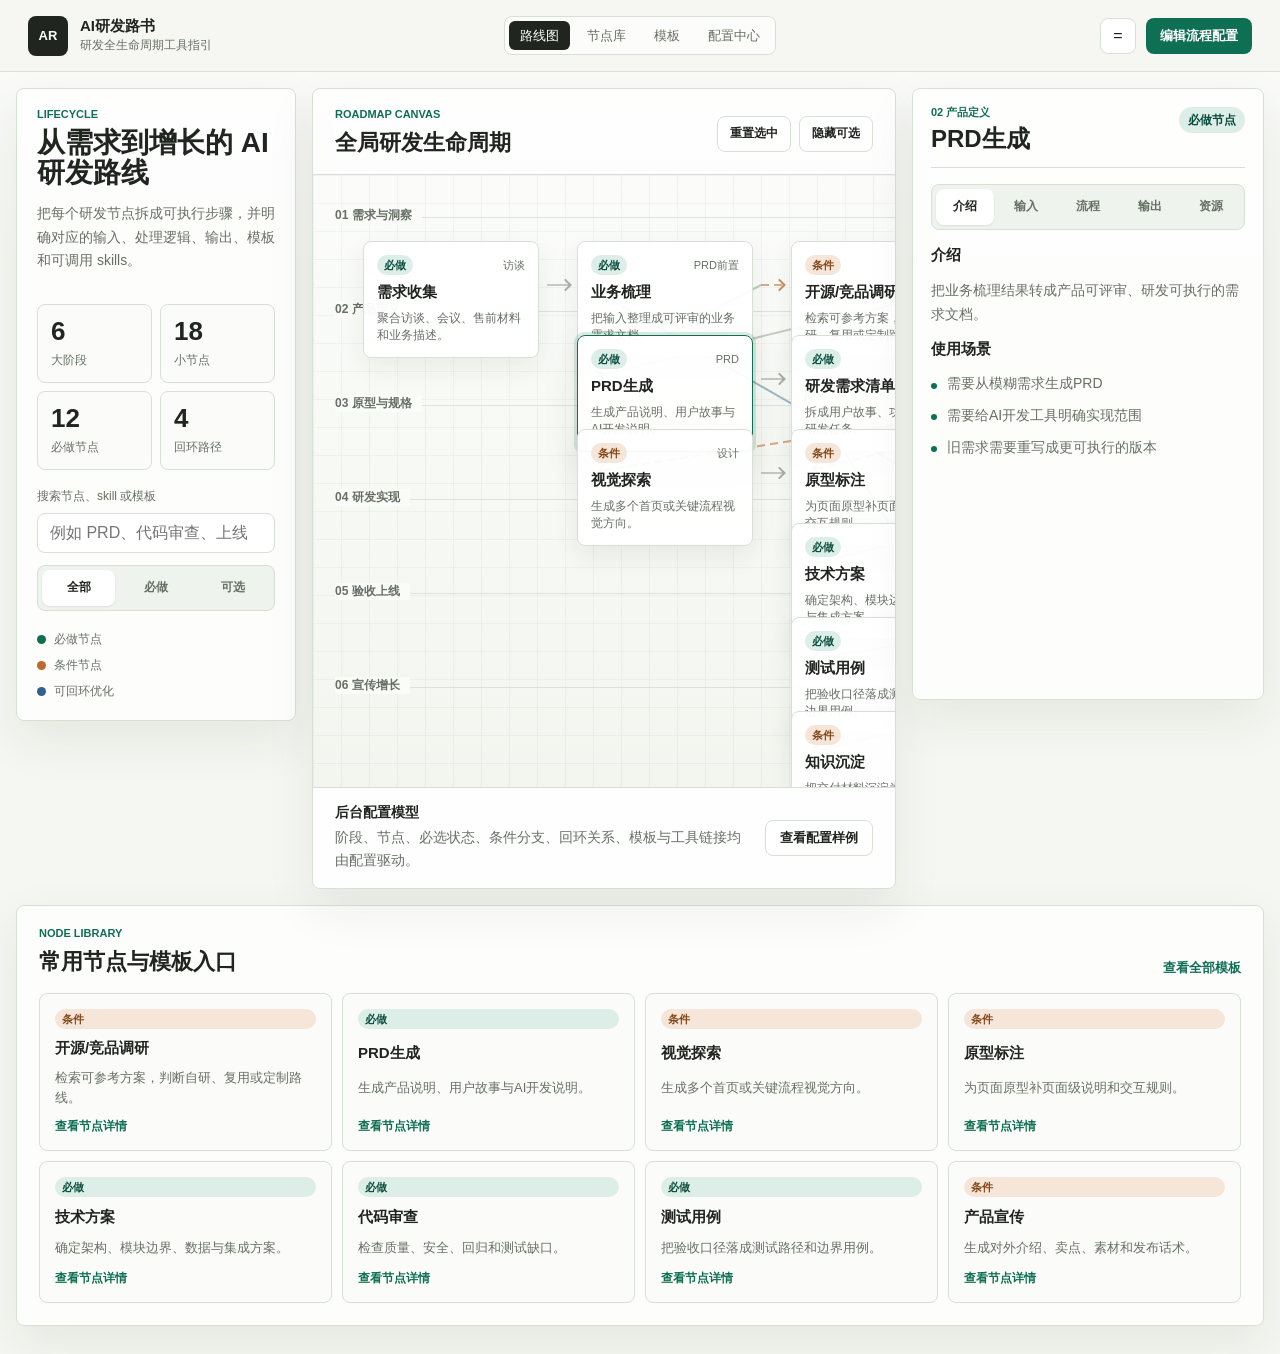
<file: 01product/03prd/proto-to-prd/prototype-home/index.html>
<!doctype html>
<html lang="zh-CN">
  <head>
    <meta charset="UTF-8" />
    <meta name="viewport" content="width=device-width, initial-scale=1.0" />
    <title>AI研发路书</title>
    <link rel="stylesheet" href="./styles.css" />
  </head>
  <body>
    <div class="app-shell">
      <header class="topbar">
        <a class="brand" href="#" aria-label="AI研发路书首页">
          <span class="brand-mark" aria-hidden="true">AR</span>
          <span>
            <strong>AI研发路书</strong>
            <small>研发全生命周期工具指引</small>
          </span>
        </a>

        <nav class="nav-links" aria-label="主导航">
          <a href="#" aria-current="page">路线图</a>
          <a href="#node-library">节点库</a>
          <a href="#templates">模板</a>
          <a href="#config">配置中心</a>
        </nav>

        <div class="top-actions">
          <button class="icon-button" type="button" id="densityToggle" aria-label="切换紧凑视图">
            <span aria-hidden="true">=</span>
          </button>
          <button class="primary-action" type="button" id="openConfig">编辑流程配置</button>
        </div>
      </header>

      <main class="workspace">
        <aside class="side-panel" aria-label="路线总览">
          <section class="summary-block">
            <p class="section-kicker">Lifecycle</p>
            <h1>从需求到增长的 AI 研发路线</h1>
            <p>
              把每个研发节点拆成可执行步骤，并明确对应的输入、处理逻辑、输出、模板和可调用 skills。
            </p>
          </section>

          <section class="metric-grid" aria-label="流程指标">
            <article>
              <strong>6</strong>
              <span>大阶段</span>
            </article>
            <article>
              <strong>18</strong>
              <span>小节点</span>
            </article>
            <article>
              <strong>12</strong>
              <span>必做节点</span>
            </article>
            <article>
              <strong>4</strong>
              <span>回环路径</span>
            </article>
          </section>

          <section class="control-block" aria-label="筛选节点">
            <label class="field">
              <span>搜索节点、skill 或模板</span>
              <input id="searchInput" type="search" placeholder="例如 PRD、代码审查、上线" />
            </label>

            <div class="segmented" role="group" aria-label="节点筛选">
              <button class="is-active" type="button" data-filter="all">全部</button>
              <button type="button" data-filter="required">必做</button>
              <button type="button" data-filter="optional">可选</button>
            </div>
          </section>

          <section class="legend" aria-label="图例">
            <div><span class="dot required"></span>必做节点</div>
            <div><span class="dot optional"></span>条件节点</div>
            <div><span class="dot loop"></span>可回环优化</div>
          </section>
        </aside>

        <section class="map-stage" aria-label="研发路线图">
          <div class="map-toolbar">
            <div>
              <p class="section-kicker">Roadmap Canvas</p>
              <h2>全局研发生命周期</h2>
            </div>
            <div class="map-tools">
              <button class="ghost-button" type="button" id="resetView">重置选中</button>
              <button class="ghost-button" type="button" id="toggleOptional">隐藏可选</button>
            </div>
          </div>

          <div class="roadmap" id="roadmap" aria-live="polite"></div>

          <div class="config-strip" id="config">
            <div>
              <strong>后台配置模型</strong>
              <span>阶段、节点、必选状态、条件分支、回环关系、模板与工具链接均由配置驱动。</span>
            </div>
            <button class="secondary-action" type="button" id="previewConfig">查看配置样例</button>
          </div>
        </section>

        <aside class="detail-panel" aria-label="节点详情">
          <div class="detail-empty" id="detailEmpty">
            <p class="section-kicker">Node Detail</p>
            <h2>点击任一小节点查看说明</h2>
            <p>右侧会展示介绍、使用场景、输入输出、处理流程、示例地址和关联 skills。</p>
          </div>

          <article class="detail-card" id="detailCard" hidden>
            <div class="detail-head">
              <div>
                <p class="section-kicker" id="detailStage">阶段</p>
                <h2 id="detailTitle">节点标题</h2>
              </div>
              <span class="status-pill" id="detailStatus">必做</span>
            </div>

            <div class="tab-list" role="tablist" aria-label="节点详情分类">
              <button class="is-active" type="button" data-tab="overview">介绍</button>
              <button type="button" data-tab="input">输入</button>
              <button type="button" data-tab="process">流程</button>
              <button type="button" data-tab="output">输出</button>
              <button type="button" data-tab="links">资源</button>
            </div>

            <div class="detail-section" id="detailContent"></div>
          </article>
        </aside>
      </main>

      <section class="library-band" id="node-library" aria-label="节点库与模板">
        <div class="library-head">
          <div>
            <p class="section-kicker">Node Library</p>
            <h2>常用节点与模板入口</h2>
          </div>
          <a class="text-link" href="#templates">查看全部模板</a>
        </div>
        <div class="library-grid" id="libraryGrid"></div>
      </section>

      <dialog class="config-dialog" id="configDialog" aria-labelledby="configTitle">
        <div class="dialog-head">
          <div>
            <p class="section-kicker">Config Preview</p>
            <h2 id="configTitle">流程配置样例</h2>
          </div>
          <button class="icon-button" type="button" id="closeConfig" aria-label="关闭配置样例">
            <span aria-hidden="true">x</span>
          </button>
        </div>
        <pre><code>{
  "phase": "产品定义",
  "node": "PRD生成",
  "required": true,
  "inputs": ["业务需求梳理文档", "用户场景", "约束条件"],
  "outputs": ["PRD草案", "AI开发说明书"],
  "next": [
    { "to": "原型标注", "condition": "需要页面级说明" },
    { "to": "技术方案", "condition": "进入研发评审" }
  ],
  "loopTo": ["需求澄清"]
}</code></pre>
      </dialog>
    </div>

    <script src="./app.js"></script>
  </body>
</html>
</file>
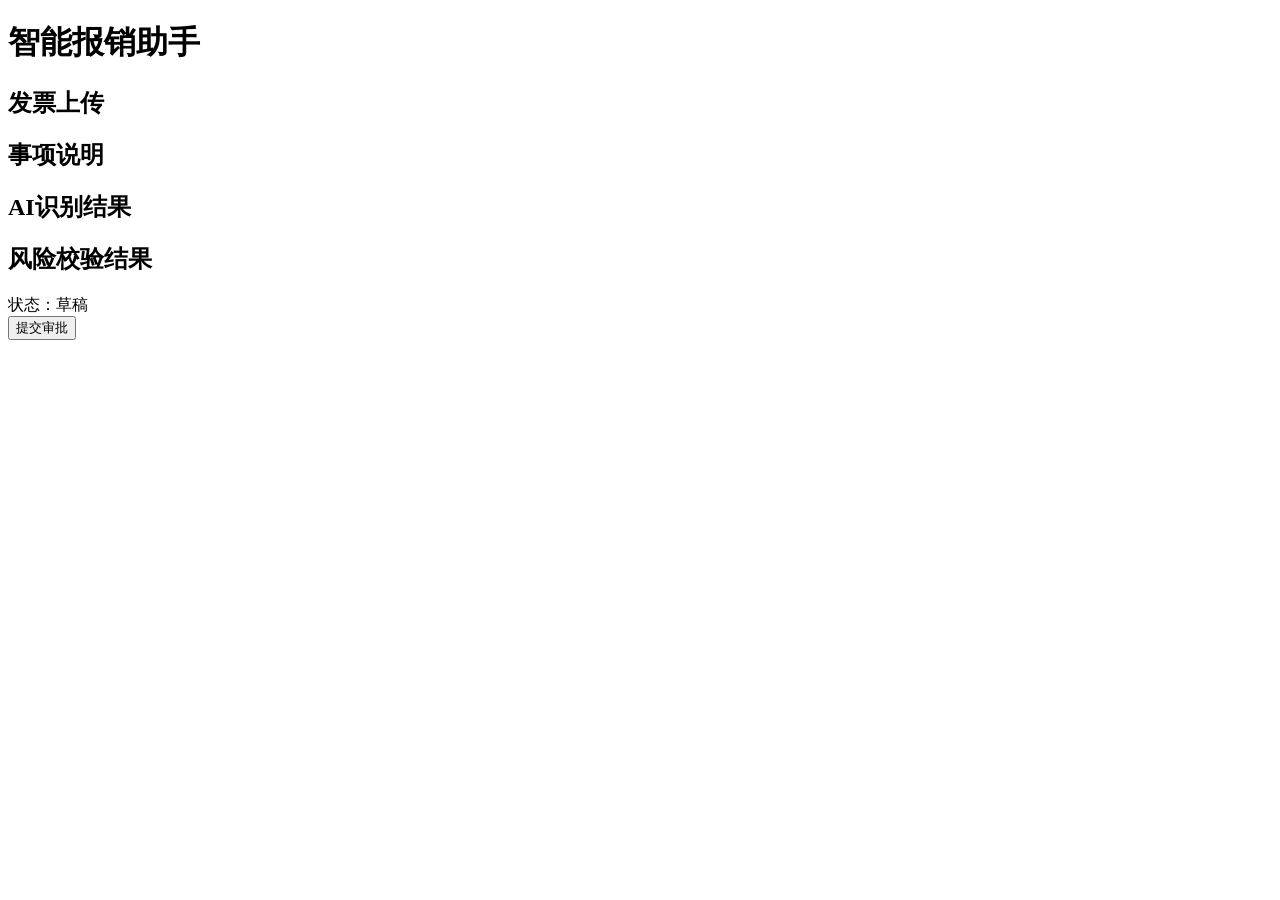
<file: 01product/02prototype/prototype-annotator/examples/expense-reimbursement-demo/expected-output/index.html>
<!doctype html>
<html lang="zh-CN">
<head>
  <meta charset="utf-8">
  <meta name="viewport" content="width=device-width, initial-scale=1">
  <title>智能报销助手</title>
</head>
<body>
  <main data-ann="expense-application-page">
    <h1 data-ann="page-title">智能报销助手</h1>
    <section data-ann="invoice-upload-area">
      <h2>发票上传</h2>
    </section>
    <section data-ann="trip-description">
      <h2>事项说明</h2>
    </section>
    <section data-ann="ai-result-area">
      <h2>AI识别结果</h2>
    </section>
    <section data-ann="risk-check-area">
      <h2>风险校验结果</h2>
    </section>
    <div data-ann="expense-status">状态：草稿</div>
    <button data-ann="submit-approval">提交审批</button>
  </main>
</body>
</html>
</file>
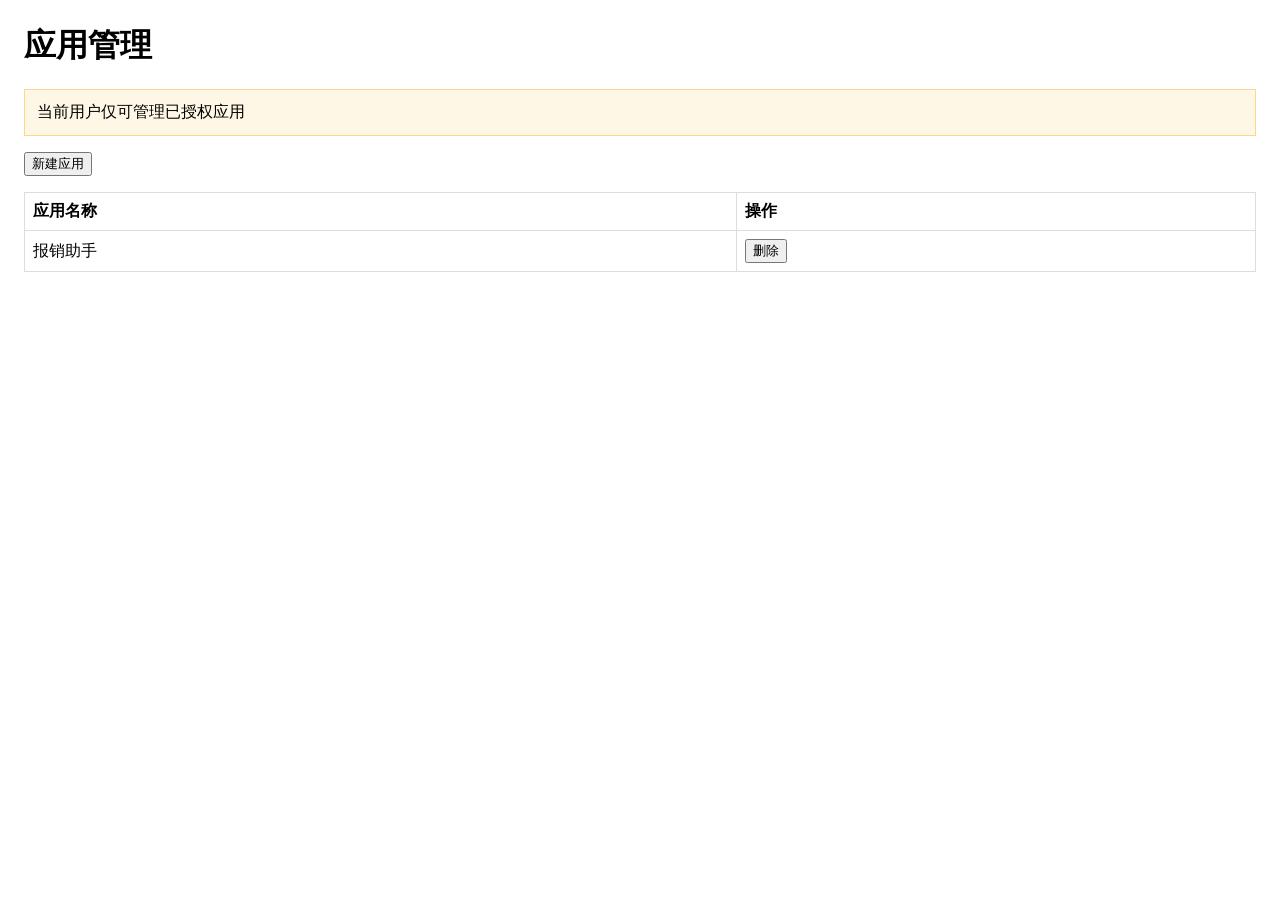
<file: 01product/02prototype/prototype-annotator/examples/surface-demo/expected-output/index.html>
<!DOCTYPE html>
<html lang="zh-CN">
<head>
  <meta charset="UTF-8" />
  <meta name="viewport" content="width=device-width, initial-scale=1.0" />
  <meta name="prototype-page-key" content="P01" />
  <title>应用管理</title>
  <style>
    body { font-family: system-ui, sans-serif; margin: 24px; }
    .toolbar { margin-bottom: 16px; display: flex; gap: 8px; }
    table { width: 100%; border-collapse: collapse; }
    th, td { border: 1px solid #ddd; padding: 8px; text-align: left; }
    .alert { background: #fff7e6; border: 1px solid #ffd591; padding: 12px; margin-bottom: 16px; }
    .drawer, .modal { position: fixed; inset: 0; background: rgba(0,0,0,.35); display: none; align-items: center; justify-content: center; }
    .drawer .panel, .modal .panel { background: #fff; padding: 20px; min-width: 360px; border-radius: 8px; }
    .drawer.open, .modal.open { display: flex; }
    .drawer .panel { margin-left: auto; height: 100%; border-radius: 0; min-width: 420px; }
    .field { margin-bottom: 12px; display: flex; flex-direction: column; gap: 4px; }
    .actions { display: flex; gap: 8px; justify-content: flex-end; margin-top: 16px; }
    .toast { position: fixed; top: 16px; right: 16px; background: #52c41a; color: #fff; padding: 10px 16px; border-radius: 6px; display: none; }
    .toast.show { display: block; }
  </style>
</head>
<body>
  <h1>应用管理</h1>
  <div data-ann="permission-alert" class="alert">当前用户仅可管理已授权应用</div>

  <div class="toolbar">
    <button data-ann="create-app" type="button">新建应用</button>
  </div>

  <table>
    <thead>
      <tr><th>应用名称</th><th>操作</th></tr>
    </thead>
    <tbody>
      <tr>
        <td>报销助手</td>
        <td><button data-ann="delete-app" type="button">删除</button></td>
      </tr>
    </tbody>
  </table>

  <div data-ann="create-app-drawer" class="drawer" aria-hidden="true">
    <div class="panel">
      <h2>新建应用</h2>
      <div class="field">
        <label for="app-name">应用名称</label>
        <input data-ann="app-name-input" id="app-name" placeholder="请输入应用名称" />
      </div>
      <div class="actions">
        <button data-ann="close-create-app" type="button">关闭</button>
        <button data-ann="save-app" type="button">保存</button>
      </div>
    </div>
  </div>

  <div data-ann="delete-confirm-modal" class="modal" aria-hidden="true">
    <div class="panel">
      <h2>确认删除</h2>
      <p>删除后不可恢复，是否继续？</p>
      <div class="actions">
        <button data-ann="cancel-delete" type="button">取消</button>
        <button data-ann="confirm-delete" type="button">确认删除</button>
      </div>
    </div>
  </div>

  <div data-ann="success-toast" class="toast">保存成功</div>

  <script>
    const drawer = document.querySelector('[data-ann="create-app-drawer"]');
    const modal = document.querySelector('[data-ann="delete-confirm-modal"]');
    const toast = document.querySelector('[data-ann="success-toast"]');

    document.querySelector('[data-ann="create-app"]').addEventListener('click', () => {
      drawer.classList.add('open');
      drawer.setAttribute('aria-hidden', 'false');
    });
    document.querySelector('[data-ann="close-create-app"]').addEventListener('click', () => {
      drawer.classList.remove('open');
      drawer.setAttribute('aria-hidden', 'true');
    });
    document.querySelector('[data-ann="save-app"]').addEventListener('click', () => {
      toast.classList.add('show');
      drawer.classList.remove('open');
      drawer.setAttribute('aria-hidden', 'true');
      setTimeout(() => toast.classList.remove('show'), 2000);
    });
    document.querySelector('[data-ann="delete-app"]').addEventListener('click', () => {
      modal.classList.add('open');
      modal.setAttribute('aria-hidden', 'false');
    });
    document.querySelector('[data-ann="cancel-delete"]').addEventListener('click', () => {
      modal.classList.remove('open');
      modal.setAttribute('aria-hidden', 'true');
    });
    document.querySelector('[data-ann="confirm-delete"]').addEventListener('click', () => {
      modal.classList.remove('open');
      modal.setAttribute('aria-hidden', 'true');
    });
  </script>
</body>
</html>
</file>
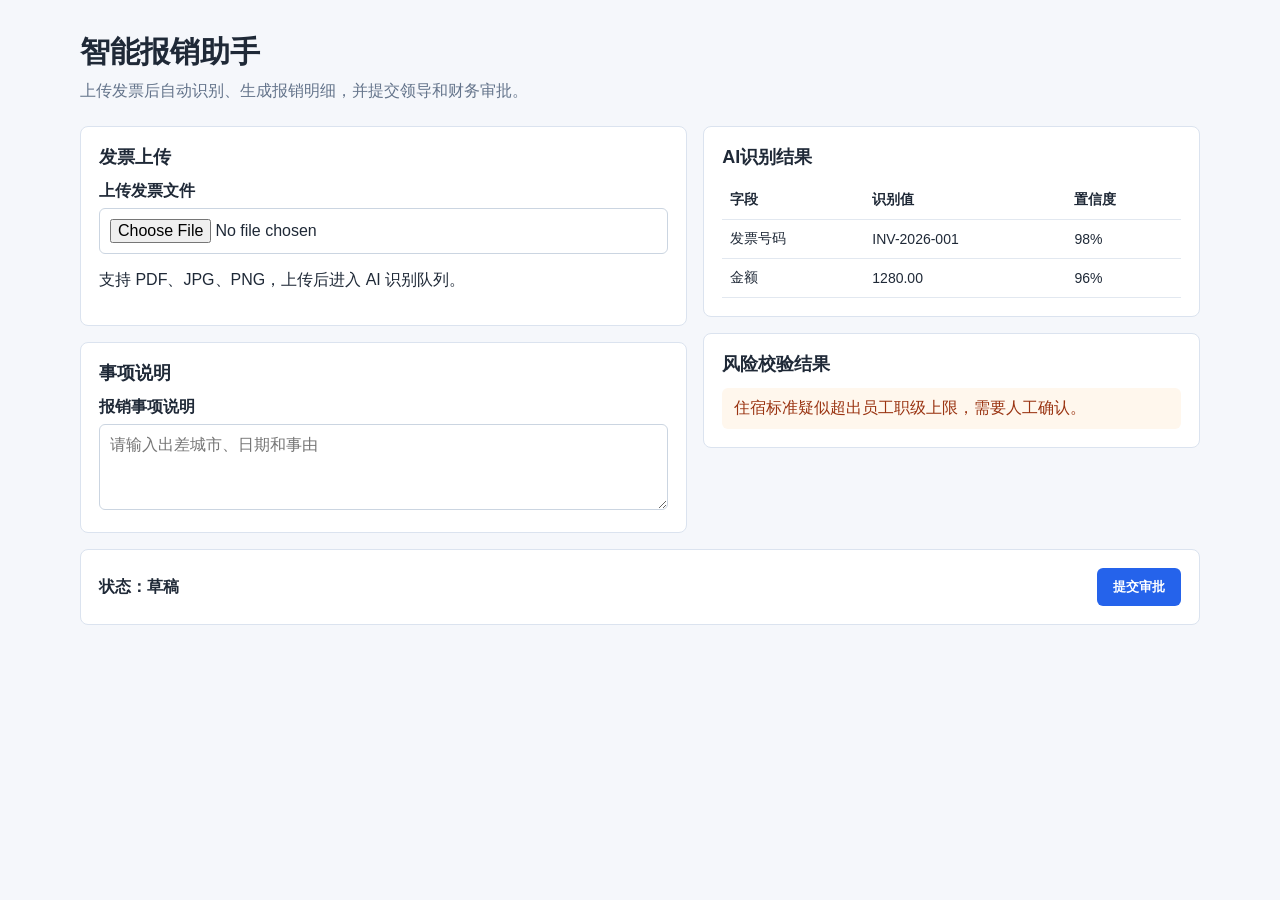
<file: 01product/02prototype/prototype-annotator/examples/expense-reimbursement-demo/input/prototype/index.html>
<!doctype html>
<html lang="zh-CN">
<head>
  <meta charset="utf-8">
  <meta name="viewport" content="width=device-width, initial-scale=1">
  <title>智能报销助手</title>
  <style>
    body {
      margin: 0;
      font-family: -apple-system, BlinkMacSystemFont, "Segoe UI", sans-serif;
      background: #f5f7fb;
      color: #1f2937;
    }
    main {
      width: min(1120px, calc(100% - 48px));
      margin: 0 auto;
      padding: 32px 0 48px;
    }
    header {
      margin-bottom: 24px;
    }
    h1 {
      margin: 0 0 8px;
      font-size: 30px;
    }
    .subtitle {
      color: #64748b;
      margin: 0;
    }
    .layout {
      display: grid;
      grid-template-columns: 1.1fr .9fr;
      gap: 16px;
    }
    section,
    .status-bar {
      background: #ffffff;
      border: 1px solid #dbe3ef;
      border-radius: 8px;
      padding: 18px;
      margin-bottom: 16px;
    }
    h2 {
      margin: 0 0 12px;
      font-size: 18px;
    }
    label {
      display: block;
      margin: 12px 0 6px;
      font-weight: 600;
    }
    input,
    textarea {
      width: 100%;
      box-sizing: border-box;
      border: 1px solid #cbd5e1;
      border-radius: 6px;
      padding: 10px;
      font: inherit;
    }
    textarea {
      min-height: 86px;
      resize: vertical;
    }
    table {
      width: 100%;
      border-collapse: collapse;
      font-size: 14px;
    }
    th,
    td {
      text-align: left;
      border-bottom: 1px solid #e2e8f0;
      padding: 10px 8px;
    }
    .risk {
      padding: 10px 12px;
      border-radius: 6px;
      background: #fff7ed;
      color: #9a3412;
    }
    .status-bar {
      display: flex;
      justify-content: space-between;
      align-items: center;
    }
    button {
      border: 0;
      border-radius: 6px;
      background: #2563eb;
      color: #fff;
      padding: 10px 16px;
      font-weight: 700;
      cursor: pointer;
    }
    @media (max-width: 820px) {
      .layout {
        grid-template-columns: 1fr;
      }
    }
  </style>
</head>
<body>
  <main data-ann="expense-application-page">
    <header>
      <h1 data-ann="page-title">智能报销助手</h1>
      <p class="subtitle">上传发票后自动识别、生成报销明细，并提交领导和财务审批。</p>
    </header>

    <div class="layout">
      <div>
        <section data-ann="invoice-upload-area">
          <h2>发票上传</h2>
          <label for="invoice-file">上传发票文件</label>
          <input id="invoice-file" name="invoiceFile" type="file" aria-label="上传发票文件">
          <p>支持 PDF、JPG、PNG，上传后进入 AI 识别队列。</p>
        </section>

        <section data-ann="trip-description">
          <h2>事项说明</h2>
          <label for="trip-purpose">报销事项说明</label>
          <textarea id="trip-purpose" name="tripPurpose" placeholder="请输入出差城市、日期和事由"></textarea>
        </section>
      </div>

      <div>
        <section data-ann="ai-result-area">
          <h2>AI识别结果</h2>
          <table>
            <thead>
              <tr>
                <th>字段</th>
                <th>识别值</th>
                <th>置信度</th>
              </tr>
            </thead>
            <tbody>
              <tr>
                <td>发票号码</td>
                <td>INV-2026-001</td>
                <td>98%</td>
              </tr>
              <tr>
                <td>金额</td>
                <td>1280.00</td>
                <td>96%</td>
              </tr>
            </tbody>
          </table>
        </section>

        <section data-ann="risk-check-area">
          <h2>风险校验结果</h2>
          <div class="risk">住宿标准疑似超出员工职级上限，需要人工确认。</div>
        </section>
      </div>
    </div>

    <div class="status-bar" data-ann="expense-status">
      <strong>状态：草稿</strong>
      <button data-ann="submit-approval">提交审批</button>
    </div>
  </main>
</body>
</html>
</file>
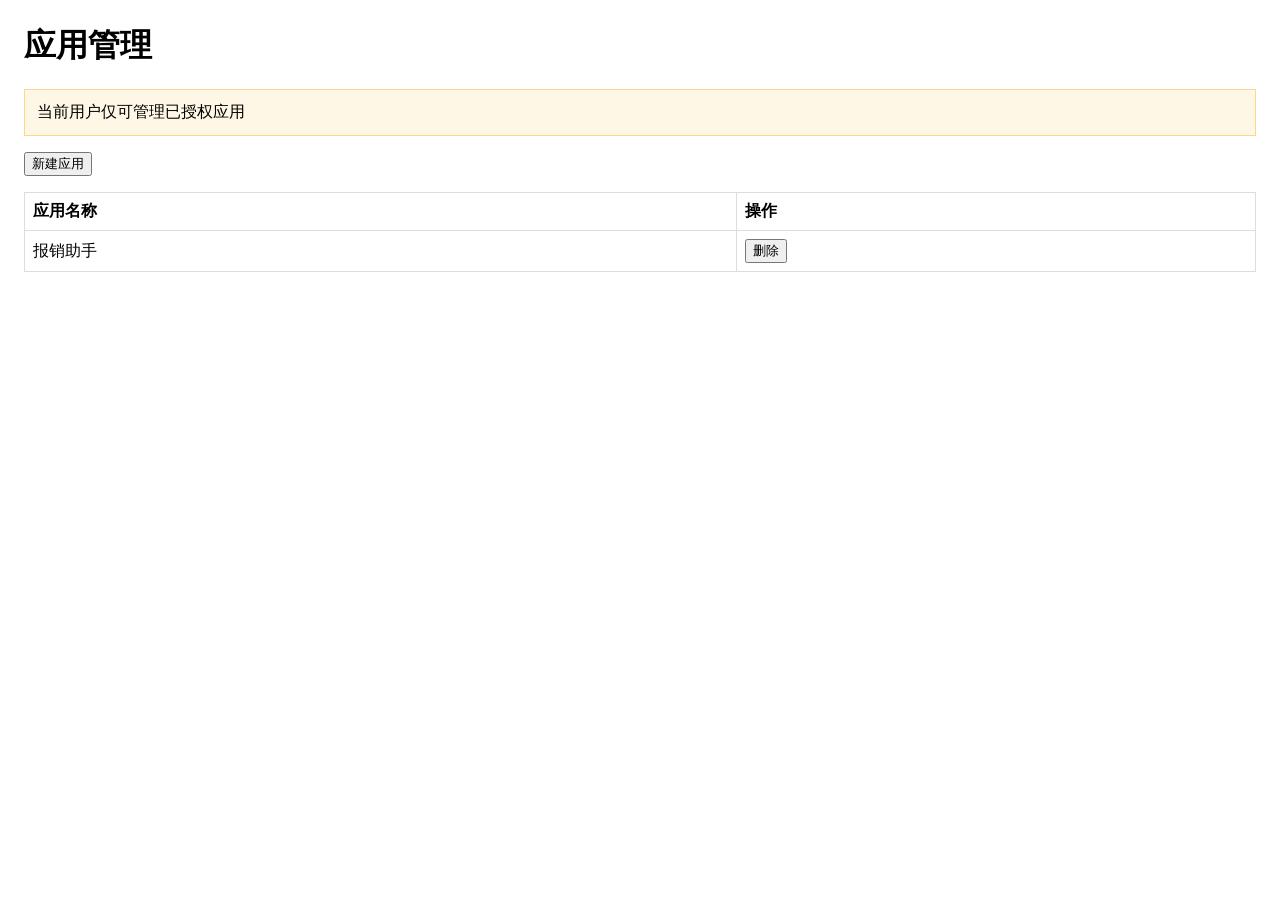
<file: 01product/02prototype/prototype-annotator/examples/surface-demo/input/prototype/index.html>
<!DOCTYPE html>
<html lang="zh-CN">
<head>
  <meta charset="UTF-8" />
  <meta name="viewport" content="width=device-width, initial-scale=1.0" />
  <meta name="prototype-page-key" content="P01" />
  <title>应用管理</title>
  <style>
    body { font-family: system-ui, sans-serif; margin: 24px; }
    .toolbar { margin-bottom: 16px; display: flex; gap: 8px; }
    table { width: 100%; border-collapse: collapse; }
    th, td { border: 1px solid #ddd; padding: 8px; text-align: left; }
    .alert { background: #fff7e6; border: 1px solid #ffd591; padding: 12px; margin-bottom: 16px; }
    .drawer, .modal { position: fixed; inset: 0; background: rgba(0,0,0,.35); display: none; align-items: center; justify-content: center; }
    .drawer .panel, .modal .panel { background: #fff; padding: 20px; min-width: 360px; border-radius: 8px; }
    .drawer.open, .modal.open { display: flex; }
    .drawer .panel { margin-left: auto; height: 100%; border-radius: 0; min-width: 420px; }
    .field { margin-bottom: 12px; display: flex; flex-direction: column; gap: 4px; }
    .actions { display: flex; gap: 8px; justify-content: flex-end; margin-top: 16px; }
    .toast { position: fixed; top: 16px; right: 16px; background: #52c41a; color: #fff; padding: 10px 16px; border-radius: 6px; display: none; }
    .toast.show { display: block; }
  </style>
</head>
<body>
  <h1>应用管理</h1>
  <div data-ann="permission-alert" class="alert">当前用户仅可管理已授权应用</div>

  <div class="toolbar">
    <button data-ann="create-app" type="button">新建应用</button>
  </div>

  <table data-ann="app-table">
    <thead>
      <tr><th>应用名称</th><th>操作</th></tr>
    </thead>
    <tbody>
      <tr>
        <td>报销助手</td>
        <td><button data-ann="delete-app" type="button">删除</button></td>
      </tr>
    </tbody>
  </table>

  <div data-ann="create-app-drawer" class="drawer" aria-hidden="true">
    <div class="panel">
      <h2>新建应用</h2>
      <div class="field">
        <label for="app-name">应用名称</label>
        <input data-ann="app-name-input" id="app-name" placeholder="请输入应用名称" />
      </div>
      <div class="actions">
        <button data-ann="close-create-app" type="button">关闭</button>
        <button data-ann="save-app" type="button">保存</button>
      </div>
    </div>
  </div>

  <div data-ann="delete-confirm-modal" class="modal" aria-hidden="true">
    <div class="panel">
      <h2>确认删除</h2>
      <p>删除后不可恢复，是否继续？</p>
      <div class="actions">
        <button data-ann="cancel-delete" type="button">取消</button>
        <button data-ann="confirm-delete" type="button">确认删除</button>
      </div>
    </div>
  </div>

  <div data-ann="success-toast" class="toast">保存成功</div>

  <script>
    const drawer = document.querySelector('[data-ann="create-app-drawer"]');
    const modal = document.querySelector('[data-ann="delete-confirm-modal"]');
    const toast = document.querySelector('[data-ann="success-toast"]');

    document.querySelector('[data-ann="create-app"]').addEventListener('click', () => {
      drawer.classList.add('open');
      drawer.setAttribute('aria-hidden', 'false');
    });
    document.querySelector('[data-ann="close-create-app"]').addEventListener('click', () => {
      drawer.classList.remove('open');
      drawer.setAttribute('aria-hidden', 'true');
    });
    document.querySelector('[data-ann="save-app"]').addEventListener('click', () => {
      toast.classList.add('show');
      drawer.classList.remove('open');
      drawer.setAttribute('aria-hidden', 'true');
      setTimeout(() => toast.classList.remove('show'), 2000);
    });
    document.querySelector('[data-ann="delete-app"]').addEventListener('click', () => {
      modal.classList.add('open');
      modal.setAttribute('aria-hidden', 'false');
    });
    document.querySelector('[data-ann="cancel-delete"]').addEventListener('click', () => {
      modal.classList.remove('open');
      modal.setAttribute('aria-hidden', 'true');
    });
    document.querySelector('[data-ann="confirm-delete"]').addEventListener('click', () => {
      modal.classList.remove('open');
      modal.setAttribute('aria-hidden', 'true');
    });
  </script>
</body>
</html>
</file>
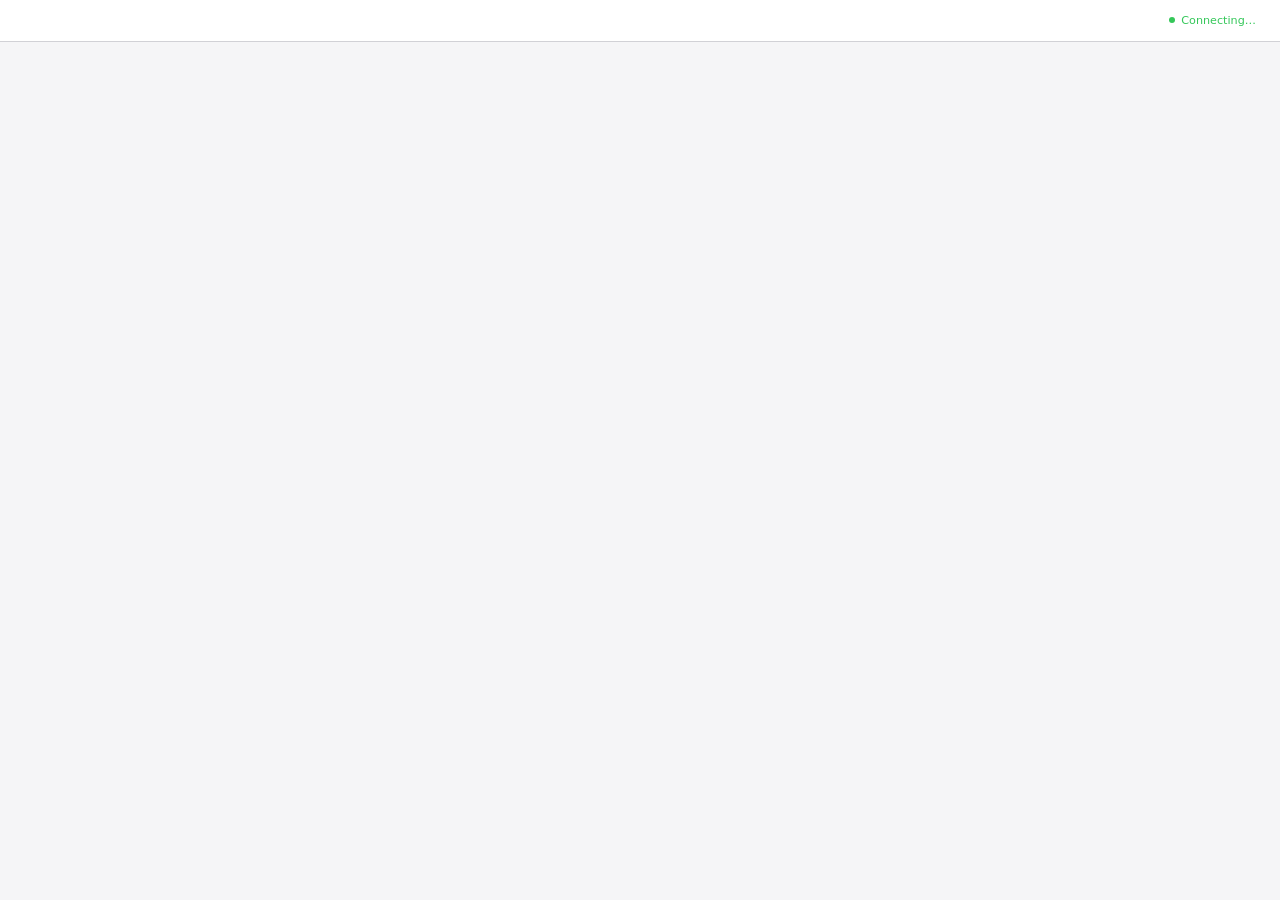
<file: 01product/02prototype/page-interaction-designer/scripts/frame-template.html>
<!DOCTYPE html>
<html>
<head>
  <meta charset="utf-8">
  <title>Page Interaction Designer</title>
  <style>
    /*
     * PAGE INTERACTION DESIGNER COMPANION FRAME TEMPLATE
     *
     * This template provides a consistent frame with:
     * - OS-aware light/dark theming
     * - Header branding and connection status
     * - Scrollable main content area
     * - CSS helpers for common UI patterns
     *
     * Content is injected via placeholder comment in #frame-content.
     */

    * { box-sizing: border-box; margin: 0; padding: 0; }
    html, body { height: 100%; overflow: hidden; }

    /* ===== THEME VARIABLES ===== */
    :root {
      --bg-primary: #f5f5f7;
      --bg-secondary: #ffffff;
      --bg-tertiary: #e5e5e7;
      --border: #d1d1d6;
      --text-primary: #1d1d1f;
      --text-secondary: #86868b;
      --text-tertiary: #aeaeb2;
      --accent: #0071e3;
      --accent-hover: #0077ed;
      --success: #34c759;
      --warning: #ff9f0a;
      --error: #ff3b30;
      --selected-bg: #e8f4fd;
      --selected-border: #0071e3;
    }

    @media (prefers-color-scheme: dark) {
      :root {
        --bg-primary: #1d1d1f;
        --bg-secondary: #2d2d2f;
        --bg-tertiary: #3d3d3f;
        --border: #424245;
        --text-primary: #f5f5f7;
        --text-secondary: #86868b;
        --text-tertiary: #636366;
        --accent: #0a84ff;
        --accent-hover: #409cff;
        --selected-bg: rgba(10, 132, 255, 0.15);
        --selected-border: #0a84ff;
      }
    }

    body {
      font-family: system-ui, -apple-system, BlinkMacSystemFont, sans-serif;
      background: var(--bg-primary);
      color: var(--text-primary);
      display: flex;
      flex-direction: column;
      line-height: 1.5;
    }

    /* ===== FRAME STRUCTURE ===== */
    .brand { display: flex; align-items: center; min-width: 0; overflow: hidden; color: var(--text-secondary); line-height: 1; }
    .brand a { color: inherit; text-decoration: none; display: flex; align-items: center; gap: 0.5rem; min-width: 0; max-width: 100%; line-height: 1; }
    .brand-copy { display: block; min-width: 0; overflow: hidden; text-overflow: ellipsis; white-space: nowrap; line-height: 1; transform: translateY(-1px); }
    .brand-mark {
      display: inline-flex;
      align-items: center;
      justify-content: center;
      width: 1.25rem;
      height: 1.25rem;
      border-radius: 0.35rem;
      background: var(--text-primary);
      color: var(--bg-secondary);
      font-weight: 700;
      font-size: 0.72rem;
      letter-spacing: 0;
      flex-shrink: 0;
    }
    .status { font-size: 0.7rem; color: var(--status-color, var(--success)); display: flex; align-items: center; gap: 0.4rem; justify-self: end; white-space: nowrap; line-height: 1; }
    .status::before { content: ''; width: 6px; height: 6px; background: var(--status-color, var(--success)); border-radius: 50%; }

    .main { flex: 1; overflow-y: auto; }
    #frame-content { padding: 2rem; min-height: 100%; }

    .header {
      background: var(--bg-secondary);
      border-bottom: 1px solid var(--border);
      padding: 0.5rem 1.5rem;
      flex-shrink: 0;
      display: grid;
      grid-template-columns: minmax(0, 1fr) auto;
      align-items: center;
      gap: 1rem;
      min-height: 42px;
    }
    .header .brand { justify-self: start; width: 100%; font-size: 0.75rem; line-height: 1; }
    .header .status { grid-column: 2; line-height: 1; }
    .header span {
      font-size: 0.75rem;
      color: var(--text-secondary);
    }
    .header .selected-text {
      color: var(--accent);
      font-weight: 500;
    }

    /* ===== TYPOGRAPHY ===== */
    h2 { font-size: 1.5rem; font-weight: 600; margin-bottom: 0.5rem; }
    h3 { font-size: 1.1rem; font-weight: 600; margin-bottom: 0.25rem; }
    .subtitle { color: var(--text-secondary); margin-bottom: 1.5rem; }
    .section { margin-bottom: 2rem; }
    .label { font-size: 0.7rem; color: var(--text-secondary); text-transform: uppercase; letter-spacing: 0.05em; margin-bottom: 0.5rem; }

    /* ===== OPTIONS (for A/B/C choices) ===== */
    .options { display: flex; flex-direction: column; gap: 0.75rem; }
    .option {
      background: var(--bg-secondary);
      border: 2px solid var(--border);
      border-radius: 12px;
      padding: 1rem 1.25rem;
      cursor: pointer;
      transition: all 0.15s ease;
      display: flex;
      align-items: flex-start;
      gap: 1rem;
    }
    .option:hover { border-color: var(--accent); }
    .option.selected { background: var(--selected-bg); border-color: var(--selected-border); }
    .option .letter {
      background: var(--bg-tertiary);
      color: var(--text-secondary);
      width: 1.75rem; height: 1.75rem;
      border-radius: 6px;
      display: flex; align-items: center; justify-content: center;
      font-weight: 600; font-size: 0.85rem; flex-shrink: 0;
    }
    .option.selected .letter { background: var(--accent); color: white; }
    .option .content { flex: 1; }
    .option .content h3 { font-size: 0.95rem; margin-bottom: 0.15rem; }
    .option .content p { color: var(--text-secondary); font-size: 0.85rem; margin: 0; }

    /* ===== CARDS (for showing designs/mockups) ===== */
    .cards { display: grid; grid-template-columns: repeat(auto-fit, minmax(280px, 1fr)); gap: 1rem; }
    .card {
      background: var(--bg-secondary);
      border: 1px solid var(--border);
      border-radius: 12px;
      overflow: hidden;
      cursor: pointer;
      transition: all 0.15s ease;
    }
    .card:hover { border-color: var(--accent); transform: translateY(-2px); box-shadow: 0 4px 12px rgba(0,0,0,0.1); }
    .card.selected { border-color: var(--selected-border); border-width: 2px; }
    .card-image { background: var(--bg-tertiary); aspect-ratio: 16/10; display: flex; align-items: center; justify-content: center; }
    .card-body { padding: 1rem; }
    .card-body h3 { margin-bottom: 0.25rem; }
    .card-body p { color: var(--text-secondary); font-size: 0.85rem; }

    /* ===== MOCKUP CONTAINER ===== */
    .mockup {
      background: var(--bg-secondary);
      border: 1px solid var(--border);
      border-radius: 12px;
      overflow: hidden;
      margin-bottom: 1.5rem;
    }
    .mockup-header {
      background: var(--bg-tertiary);
      padding: 0.5rem 1rem;
      font-size: 0.75rem;
      color: var(--text-secondary);
      border-bottom: 1px solid var(--border);
    }
    .mockup-body { padding: 1.5rem; }

    /* ===== SPLIT VIEW (side-by-side comparison) ===== */
    .split { display: grid; grid-template-columns: 1fr 1fr; gap: 1.5rem; }
    @media (max-width: 700px) { .split { grid-template-columns: 1fr; } }

    /* ===== PROS/CONS ===== */
    .pros-cons { display: grid; grid-template-columns: 1fr 1fr; gap: 1rem; margin: 1rem 0; }
    .pros, .cons { background: var(--bg-secondary); border-radius: 8px; padding: 1rem; }
    .pros h4 { color: var(--success); font-size: 0.85rem; margin-bottom: 0.5rem; }
    .cons h4 { color: var(--error); font-size: 0.85rem; margin-bottom: 0.5rem; }
    .pros ul, .cons ul { margin-left: 1.25rem; font-size: 0.85rem; color: var(--text-secondary); }
    .pros li, .cons li { margin-bottom: 0.25rem; }

    /* ===== PLACEHOLDER (for mockup areas) ===== */
    .placeholder {
      background: var(--bg-tertiary);
      border: 2px dashed var(--border);
      border-radius: 8px;
      padding: 2rem;
      text-align: center;
      color: var(--text-tertiary);
    }

    /* ===== INLINE MOCKUP ELEMENTS ===== */
    .mock-nav { background: var(--accent); color: white; padding: 0.75rem 1rem; display: flex; gap: 1.5rem; font-size: 0.9rem; }
    .mock-sidebar { background: var(--bg-tertiary); padding: 1rem; min-width: 180px; }
    .mock-content { padding: 1.5rem; flex: 1; }
    .mock-button { background: var(--accent); color: white; border: none; padding: 0.5rem 1rem; border-radius: 6px; font-size: 0.85rem; }
    .mock-input { background: var(--bg-primary); border: 1px solid var(--border); border-radius: 6px; padding: 0.5rem; width: 100%; }

    /* ===== CONFIRM BAR ===== */
    .confirm-bar {
      position: sticky;
      bottom: 0;
      margin-top: 1.5rem;
      padding: 0.85rem 1rem;
      background: color-mix(in srgb, var(--bg-secondary) 94%, transparent);
      border: 1px solid var(--border);
      border-radius: 10px;
      display: flex;
      align-items: center;
      justify-content: space-between;
      gap: 1rem;
      box-shadow: 0 -4px 18px rgba(0,0,0,0.06);
      backdrop-filter: blur(12px);
    }
    .confirm-hint { color: var(--text-secondary); font-size: 0.85rem; min-width: 0; overflow: hidden; text-overflow: ellipsis; white-space: nowrap; }
    .confirm-hint[data-state="ready"] { color: var(--accent); }
    .confirm-hint[data-state="confirmed"] { color: var(--success); }
    .confirm-button {
      flex-shrink: 0;
      background: var(--accent);
      color: white;
      border: 0;
      border-radius: 8px;
      padding: 0.55rem 0.9rem;
      font-size: 0.85rem;
      font-weight: 600;
      cursor: pointer;
      transition: all 0.15s ease;
    }
    .confirm-button:hover:not(:disabled) { background: var(--accent-hover); transform: translateY(-1px); }
    .confirm-button:disabled {
      background: var(--bg-tertiary);
      color: var(--text-tertiary);
      cursor: not-allowed;
      transform: none;
    }
    .confirm-button.confirmed {
      background: var(--success);
      color: white;
    }
    .choice-note {
      width: 100%;
      margin-top: 1rem;
      background: var(--bg-secondary);
      border: 1px solid var(--border);
      border-radius: 8px;
      padding: 0.75rem;
      color: var(--text-primary);
      font: inherit;
      resize: vertical;
      min-height: 4rem;
    }
  </style>
</head>
<body>
  <div class="header">
    <!-- BRANDING -->
    <div class="status">Connecting…</div>
  </div>

  <div class="main">
    <div id="frame-content">
      <!-- CONTENT -->
    </div>
  </div>

</body>
</html>
</file>
<file: 01product/03prd/proto-to-prd/prototype-home/styles.css>
:root {
  --bg: #f5f7f2;
  --surface: #ffffff;
  --surface-soft: #eef3ed;
  --ink: #20251f;
  --muted: #667064;
  --line: #d8dfd5;
  --accent: #0f6f53;
  --accent-strong: #094c3b;
  --accent-soft: #dceee7;
  --warn: #bb6b2f;
  --warn-soft: #f5e6d9;
  --blue: #315f8f;
  --blue-soft: #e2ebf3;
  --radius: 8px;
  --shadow: 0 18px 50px rgba(33, 42, 31, 0.08);
}

* {
  box-sizing: border-box;
}

[hidden] {
  display: none !important;
}

html {
  min-width: 320px;
  scroll-behavior: smooth;
}

body {
  margin: 0;
  min-height: 100dvh;
  background:
    linear-gradient(180deg, rgba(255, 255, 255, 0.72), rgba(255, 255, 255, 0) 280px),
    var(--bg);
  color: var(--ink);
  font-family:
    ui-sans-serif,
    -apple-system,
    BlinkMacSystemFont,
    "Segoe UI",
    "PingFang SC",
    "Microsoft YaHei",
    sans-serif;
  letter-spacing: 0;
}

button,
input {
  font: inherit;
}

button,
a {
  -webkit-tap-highlight-color: transparent;
}

button {
  border: 0;
  cursor: pointer;
}

a {
  color: inherit;
  text-decoration: none;
}

.app-shell {
  min-height: 100dvh;
}

.topbar {
  position: sticky;
  top: 0;
  z-index: 20;
  display: grid;
  grid-template-columns: minmax(220px, 1fr) auto minmax(220px, 1fr);
  align-items: center;
  gap: 24px;
  min-height: 72px;
  padding: 14px 28px;
  border-bottom: 1px solid rgba(216, 223, 213, 0.88);
  background: rgba(245, 247, 242, 0.9);
  backdrop-filter: blur(18px);
}

.brand {
  display: inline-flex;
  align-items: center;
  gap: 12px;
  min-width: 0;
}

.brand-mark {
  display: grid;
  place-items: center;
  width: 40px;
  height: 40px;
  border-radius: var(--radius);
  background: var(--ink);
  color: #fff;
  font-size: 13px;
  font-weight: 760;
  letter-spacing: 0;
}

.brand strong,
.brand small {
  display: block;
}

.brand strong {
  font-size: 15px;
  line-height: 1.2;
}

.brand small {
  margin-top: 2px;
  color: var(--muted);
  font-size: 12px;
  white-space: nowrap;
}

.nav-links {
  display: inline-flex;
  align-items: center;
  justify-content: center;
  gap: 6px;
  padding: 4px;
  border: 1px solid var(--line);
  border-radius: var(--radius);
  background: rgba(255, 255, 255, 0.68);
}

.nav-links a {
  padding: 8px 11px;
  border-radius: 6px;
  color: var(--muted);
  font-size: 13px;
  line-height: 1;
  white-space: nowrap;
}

.nav-links a[aria-current="page"],
.nav-links a:hover {
  background: var(--ink);
  color: #fff;
}

.top-actions {
  display: flex;
  justify-content: flex-end;
  align-items: center;
  gap: 10px;
}

.icon-button,
.ghost-button,
.primary-action,
.secondary-action,
.segmented button,
.tab-list button {
  min-height: 36px;
  border-radius: var(--radius);
  transition:
    transform 180ms ease,
    background 180ms ease,
    border-color 180ms ease,
    color 180ms ease;
}

.icon-button:active,
.ghost-button:active,
.primary-action:active,
.secondary-action:active,
.segmented button:active,
.tab-list button:active,
.node-card:active {
  transform: translateY(1px);
}

.icon-button {
  display: inline-grid;
  place-items: center;
  width: 36px;
  border: 1px solid var(--line);
  background: var(--surface);
  color: var(--ink);
}

.primary-action,
.secondary-action {
  padding: 0 14px;
  font-size: 13px;
  font-weight: 680;
  white-space: nowrap;
}

.primary-action {
  background: var(--accent);
  color: #fff;
}

.primary-action:hover {
  background: var(--accent-strong);
}

.secondary-action {
  border: 1px solid var(--line);
  background: var(--surface);
  color: var(--ink);
}

.secondary-action:hover,
.ghost-button:hover,
.icon-button:hover {
  border-color: #b9c3b7;
  background: #f9fbf8;
}

.workspace {
  display: grid;
  grid-template-columns: 280px minmax(0, 1fr) 352px;
  gap: 16px;
  width: min(100%, 1640px);
  margin: 0 auto;
  padding: 16px;
}

.side-panel,
.map-stage,
.detail-panel,
.library-band {
  border: 1px solid var(--line);
  border-radius: var(--radius);
  background: rgba(255, 255, 255, 0.78);
  box-shadow: var(--shadow);
}

.side-panel {
  align-self: start;
  display: grid;
  gap: 18px;
  padding: 20px;
}

.section-kicker {
  margin: 0 0 8px;
  color: var(--accent);
  font-size: 11px;
  font-weight: 760;
  line-height: 1;
  text-transform: uppercase;
}

.summary-block h1,
.map-toolbar h2,
.detail-card h2,
.detail-empty h2,
.library-head h2,
.dialog-head h2 {
  margin: 0;
  letter-spacing: 0;
}

.summary-block h1 {
  font-size: 28px;
  line-height: 1.08;
}

.summary-block p:not(.section-kicker),
.detail-empty p:not(.section-kicker),
.config-strip span {
  color: var(--muted);
  font-size: 14px;
  line-height: 1.65;
}

.metric-grid {
  display: grid;
  grid-template-columns: repeat(2, minmax(0, 1fr));
  gap: 8px;
}

.metric-grid article {
  min-height: 74px;
  padding: 13px;
  border: 1px solid var(--line);
  border-radius: var(--radius);
  background: #fbfcfa;
}

.metric-grid strong {
  display: block;
  font-size: 26px;
  line-height: 1;
}

.metric-grid span {
  display: block;
  margin-top: 8px;
  color: var(--muted);
  font-size: 12px;
}

.control-block {
  display: grid;
  gap: 12px;
}

.field {
  display: grid;
  gap: 8px;
}

.field span {
  color: var(--muted);
  font-size: 12px;
}

.field input {
  width: 100%;
  height: 40px;
  border: 1px solid var(--line);
  border-radius: var(--radius);
  background: #fff;
  color: var(--ink);
  padding: 0 12px;
  outline: 0;
}

.field input:focus {
  border-color: var(--accent);
  box-shadow: 0 0 0 3px rgba(15, 111, 83, 0.14);
}

.segmented,
.tab-list {
  display: grid;
  gap: 4px;
  padding: 4px;
  border: 1px solid var(--line);
  border-radius: var(--radius);
  background: var(--surface-soft);
}

.segmented {
  grid-template-columns: repeat(3, 1fr);
}

.segmented button,
.tab-list button {
  background: transparent;
  color: var(--muted);
  font-size: 12px;
  font-weight: 680;
}

.segmented button.is-active,
.tab-list button.is-active {
  background: var(--surface);
  color: var(--ink);
  box-shadow: 0 1px 2px rgba(33, 42, 31, 0.08);
}

.legend {
  display: grid;
  gap: 9px;
  padding-top: 2px;
  color: var(--muted);
  font-size: 12px;
}

.legend div {
  display: flex;
  align-items: center;
  gap: 8px;
}

.dot {
  width: 9px;
  height: 9px;
  border-radius: 999px;
}

.dot.required {
  background: var(--accent);
}

.dot.optional {
  background: var(--warn);
}

.dot.loop {
  background: var(--blue);
}

.map-stage {
  min-width: 0;
  overflow: hidden;
}

.map-toolbar {
  display: flex;
  align-items: center;
  justify-content: space-between;
  gap: 16px;
  padding: 20px 22px 16px;
  border-bottom: 1px solid var(--line);
}

.map-toolbar h2 {
  font-size: 22px;
}

.map-tools {
  display: flex;
  gap: 8px;
  flex-wrap: wrap;
  justify-content: flex-end;
}

.ghost-button {
  border: 1px solid var(--line);
  background: var(--surface);
  color: var(--ink);
  padding: 0 12px;
  font-size: 12px;
  font-weight: 680;
}

.roadmap {
  position: relative;
  min-height: 612px;
  padding: 22px;
  overflow: auto;
  background:
    linear-gradient(rgba(32, 37, 31, 0.04) 1px, transparent 1px),
    linear-gradient(90deg, rgba(32, 37, 31, 0.04) 1px, transparent 1px),
    linear-gradient(180deg, #fbfcfa, #f3f6ef);
  background-size:
    28px 28px,
    28px 28px,
    auto;
}

.roadmap-inner {
  position: relative;
  min-width: 1100px;
  min-height: 554px;
}

.phase-lane {
  position: absolute;
  top: var(--lane-top);
  left: 0;
  width: 100%;
  height: 76px;
  border-top: 1px solid rgba(216, 223, 213, 0.82);
}

.phase-label {
  position: absolute;
  top: -11px;
  left: 0;
  padding-right: 10px;
  background: #fbfcfa;
  color: var(--muted);
  font-size: 12px;
  font-weight: 720;
}

.flow-line {
  position: absolute;
  background: rgba(102, 112, 100, 0.35);
  transform-origin: left center;
}

.flow-line::after {
  content: "";
  position: absolute;
  right: -1px;
  top: 50%;
  width: 7px;
  height: 7px;
  border-top: 2px solid rgba(102, 112, 100, 0.55);
  border-right: 2px solid rgba(102, 112, 100, 0.55);
  transform: translateY(-50%) rotate(45deg);
}

.flow-line.loop {
  background: rgba(49, 95, 143, 0.44);
}

.flow-line.loop::after {
  border-color: rgba(49, 95, 143, 0.68);
}

.flow-line.conditional {
  background: repeating-linear-gradient(
    90deg,
    rgba(187, 107, 47, 0.55) 0,
    rgba(187, 107, 47, 0.55) 8px,
    transparent 8px,
    transparent 13px
  );
}

.flow-line.conditional::after {
  border-color: rgba(187, 107, 47, 0.78);
}

.node-card {
  position: absolute;
  left: var(--x);
  top: var(--y);
  display: grid;
  gap: 8px;
  width: 176px;
  min-height: 86px;
  padding: 13px 13px 12px;
  border: 1px solid var(--line);
  border-radius: var(--radius);
  background: rgba(255, 255, 255, 0.95);
  color: var(--ink);
  text-align: left;
  box-shadow: 0 10px 26px rgba(33, 42, 31, 0.07);
}

.node-card:hover {
  border-color: #aebcaf;
  transform: translateY(-1px);
}

.node-card.is-selected {
  border-color: var(--accent);
  box-shadow:
    0 0 0 3px rgba(15, 111, 83, 0.14),
    0 16px 36px rgba(33, 42, 31, 0.1);
}

.node-card.is-muted {
  opacity: 0.28;
}

.node-card.is-hidden {
  display: none;
}

.node-topline {
  display: flex;
  align-items: center;
  justify-content: space-between;
  gap: 8px;
}

.node-type {
  display: inline-flex;
  align-items: center;
  height: 20px;
  padding: 0 7px;
  border-radius: 999px;
  font-size: 11px;
  font-weight: 760;
}

.node-type.required {
  background: var(--accent-soft);
  color: var(--accent-strong);
}

.node-type.optional {
  background: var(--warn-soft);
  color: #844819;
}

.node-title {
  margin: 0;
  font-size: 15px;
  line-height: 1.25;
  font-weight: 760;
}

.node-desc {
  margin: 0;
  color: var(--muted);
  font-size: 12px;
  line-height: 1.45;
}

.node-meta {
  display: flex;
  gap: 6px;
  flex-wrap: wrap;
}

.node-meta span {
  color: var(--muted);
  font-size: 11px;
}

.config-strip {
  display: flex;
  align-items: center;
  justify-content: space-between;
  gap: 16px;
  padding: 16px 22px;
  border-top: 1px solid var(--line);
  background: rgba(255, 255, 255, 0.72);
}

.config-strip div {
  display: grid;
  gap: 4px;
}

.config-strip strong {
  font-size: 14px;
}

.detail-panel {
  align-self: start;
  position: sticky;
  top: 88px;
  min-height: 612px;
  padding: 18px;
}

.detail-empty {
  display: grid;
  align-content: center;
  min-height: 568px;
  padding: 20px;
  border: 1px dashed #cbd4c8;
  border-radius: var(--radius);
  background: #fbfcfa;
}

.detail-card {
  display: grid;
  gap: 16px;
}

.detail-head {
  display: flex;
  justify-content: space-between;
  gap: 14px;
  align-items: start;
  padding-bottom: 14px;
  border-bottom: 1px solid var(--line);
}

.detail-head h2 {
  font-size: 24px;
  line-height: 1.12;
}

.status-pill {
  flex: 0 0 auto;
  display: inline-flex;
  align-items: center;
  min-height: 26px;
  padding: 0 9px;
  border-radius: 999px;
  background: var(--accent-soft);
  color: var(--accent-strong);
  font-size: 12px;
  font-weight: 760;
}

.status-pill.optional {
  background: var(--warn-soft);
  color: #844819;
}

.tab-list {
  grid-template-columns: repeat(5, 1fr);
}

.detail-section {
  display: grid;
  gap: 14px;
}

.detail-section h3 {
  margin: 0;
  font-size: 15px;
}

.detail-section p {
  margin: 0;
  color: var(--muted);
  font-size: 14px;
  line-height: 1.7;
}

.detail-section ul {
  display: grid;
  gap: 10px;
  margin: 0;
  padding: 0;
  list-style: none;
}

.detail-section li {
  position: relative;
  padding-left: 16px;
  color: var(--muted);
  font-size: 14px;
  line-height: 1.55;
}

.detail-section li::before {
  content: "";
  position: absolute;
  left: 0;
  top: 0.66em;
  width: 6px;
  height: 6px;
  border-radius: 999px;
  background: var(--accent);
}

.resource-list {
  display: grid;
  gap: 8px;
}

.resource-list a {
  display: flex;
  justify-content: space-between;
  align-items: center;
  gap: 12px;
  padding: 10px 12px;
  border: 1px solid var(--line);
  border-radius: var(--radius);
  background: #fbfcfa;
  color: var(--ink);
  font-size: 13px;
}

.resource-list a span {
  color: var(--muted);
  font-size: 12px;
}

.library-band {
  width: min(calc(100% - 32px), 1640px);
  margin: 0 auto 28px;
  padding: 22px;
}

.library-head {
  display: flex;
  align-items: end;
  justify-content: space-between;
  gap: 16px;
  margin-bottom: 16px;
}

.library-head h2 {
  font-size: 22px;
}

.text-link {
  color: var(--accent);
  font-size: 13px;
  font-weight: 720;
}

.library-grid {
  display: grid;
  grid-template-columns: repeat(4, minmax(0, 1fr));
  gap: 10px;
}

.library-card {
  display: grid;
  gap: 10px;
  min-height: 142px;
  padding: 15px;
  border: 1px solid var(--line);
  border-radius: var(--radius);
  background: #fbfcfa;
}

.library-card h3 {
  margin: 0;
  font-size: 15px;
}

.library-card p {
  margin: 0;
  color: var(--muted);
  font-size: 13px;
  line-height: 1.55;
}

.library-card a {
  align-self: end;
  color: var(--accent);
  font-size: 12px;
  font-weight: 720;
}

.config-dialog {
  width: min(720px, calc(100% - 32px));
  border: 1px solid var(--line);
  border-radius: var(--radius);
  background: var(--surface);
  color: var(--ink);
  padding: 0;
  box-shadow: 0 28px 80px rgba(32, 37, 31, 0.22);
}

.config-dialog::backdrop {
  background: rgba(32, 37, 31, 0.34);
  backdrop-filter: blur(2px);
}

.dialog-head {
  display: flex;
  justify-content: space-between;
  gap: 16px;
  padding: 18px;
  border-bottom: 1px solid var(--line);
}

.dialog-head h2 {
  font-size: 20px;
}

pre {
  margin: 0;
  padding: 18px;
  overflow: auto;
  background: #f8faf7;
  color: #263029;
  font-size: 13px;
  line-height: 1.6;
}

code {
  font-family:
    ui-monospace,
    SFMono-Regular,
    Menlo,
    Monaco,
    Consolas,
    "Liberation Mono",
    monospace;
}

body.compact .side-panel,
body.compact .detail-panel,
body.compact .map-toolbar,
body.compact .library-band {
  padding: 14px;
}

body.compact .roadmap {
  min-height: 540px;
  padding: 14px;
}

body.compact .node-card {
  min-height: 76px;
  padding: 10px;
}

@media (max-width: 1240px) {
  .workspace {
    grid-template-columns: 260px minmax(0, 1fr);
  }

  .detail-panel {
    grid-column: 1 / -1;
    position: static;
    min-height: auto;
  }

  .detail-empty {
    min-height: 220px;
  }

  .library-grid {
    grid-template-columns: repeat(2, minmax(0, 1fr));
  }
}

@media (max-width: 880px) {
  .topbar {
    grid-template-columns: 1fr auto;
    gap: 12px;
    padding: 12px 16px;
  }

  .nav-links {
    grid-column: 1 / -1;
    width: 100%;
    justify-content: stretch;
  }

  .nav-links a {
    flex: 1;
    text-align: center;
  }

  .workspace {
    grid-template-columns: 1fr;
    padding: 12px;
  }

  .map-toolbar,
  .config-strip,
  .library-head {
    align-items: stretch;
    flex-direction: column;
  }

  .map-tools {
    justify-content: flex-start;
  }

  .roadmap {
    min-height: 520px;
  }

  .library-band {
    width: calc(100% - 24px);
  }
}

@media (max-width: 640px) {
  .brand small,
  .top-actions .primary-action {
    display: none;
  }

  .summary-block h1 {
    font-size: 24px;
  }

  .metric-grid,
  .library-grid {
    grid-template-columns: 1fr;
  }

  .tab-list {
    grid-template-columns: repeat(3, 1fr);
  }
}
</file>
